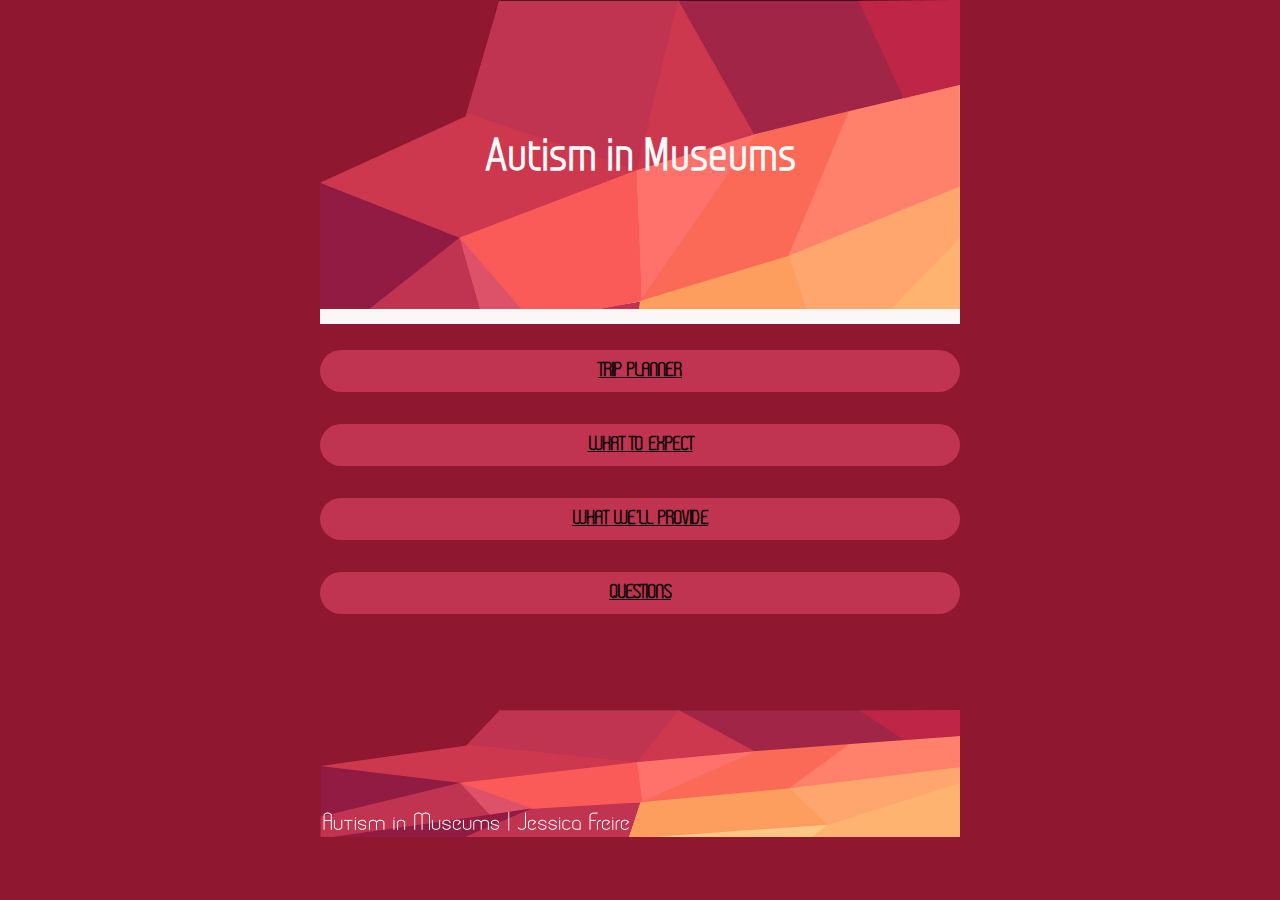
<file: index.html>
<!DOCTYPE html>
<html lang="en">
	<head>
		<meta charset="utf-8"/>
		<title> Autism in Museums</title>
		<meta name="viewport" content="width=device-width, minimum-scale=1.0, maximum-scale=1.0" />
		<link href="style.css" type="text/css" rel="stylesheet">
		<!--[if lt IE 9]>
		<script src="//html5shiv.googlecode.com/svn/trunk/html5.js"></script>
		<![endif]-->
		<script type='text/javascript' src='respond.min.js'></script>
        
<script src="https://ajax.googleapis.com/ajax/libs/jquery/3.1.1/jquery.min.js"></script>

       <section id="title">
                
				<h3><font face="myFirstFont" color="#FDFAFA">Autism in Museums</font></h3>
                </section>
        
	</head>
    
	<body>
	
		

		<div id="wrapper">
		
		 
		
			<header>
				
				
				
               
				
				<nav>
					<ul>
						<li><a href="Tripplanner.html" title="Intro">Trip Planner</a></li>
						<li><a href="Expect.html" title="Research">What to Expect</a></li>
						<li><a href="Provide.html" title="Idea">What we'll Provide</a></li>
						<li><a href="Questions.html" title="Difference">Questions</a></li>
						
					</ul>
				</nav>
				
				
				
			</header>	
		
		<footer style="margin-top:15%;">
        <img src="footer.png" alt="footer" height="5%" width="100%">
</footer>	
            
		</div>
	</body>
	
</html>
</file>
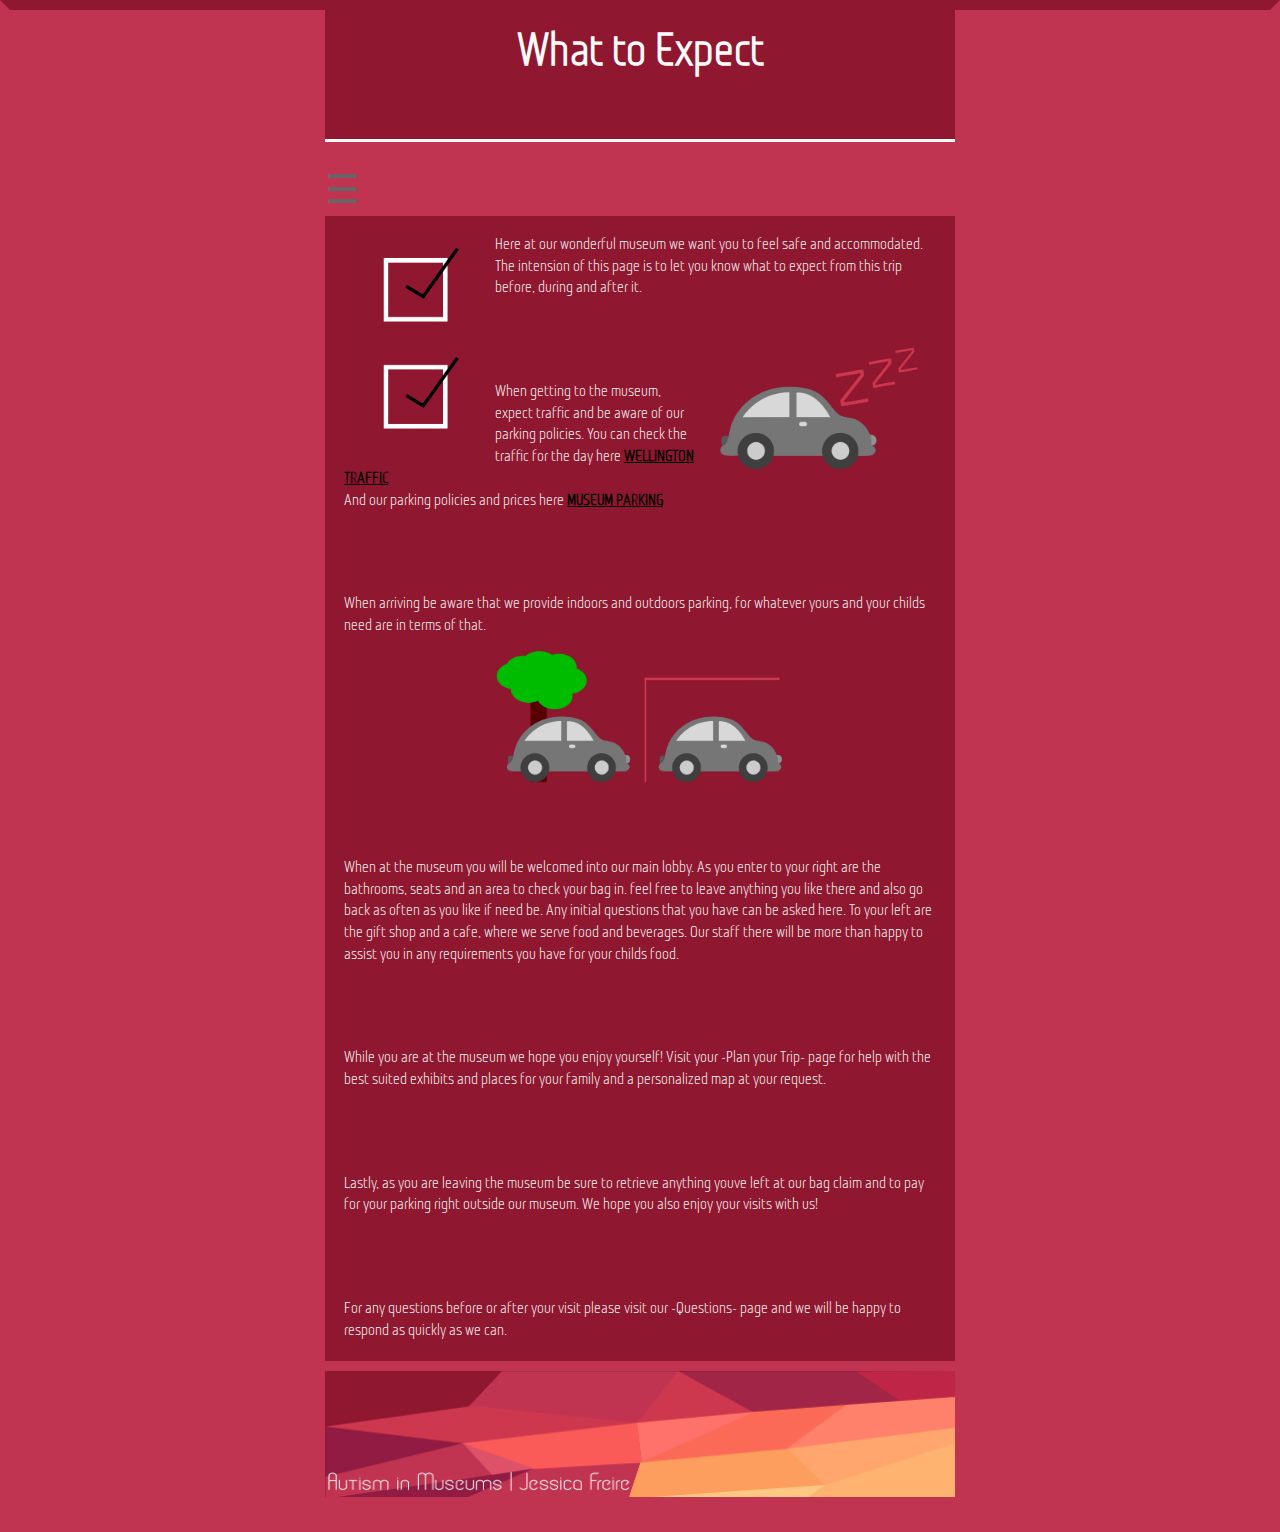
<file: Expect.html>
<!doctype html>
<html>
<head>
<title> Autism in Museums</title>
<meta name="viewport" content="width=device-width, minimum-scale=1.0, maximum-scale=1.0" />
<link href="Expect.css" type="text/css" rel="stylesheet">

       <section id="title">
                
				<h3><font face="myFirstFont" color="#FDFAFA">What to Expect</font></h3>
                </section>
</head>

<body>
<div id="wrapper">

<div id="mySidenav" class="sidenav">
  <a href="javascript:void(0)" class="closebtn" onclick="closeNav()">&times;</a>
  <a href="index.html">Home</a>
  <a href="Tripplanner.html">Trip Planner</a>
  <a href="Expect.html">What to Expect</a>
  <a href="Provide.html">What we'll Provide</a>
  <a href="Questions.html">Questions</a>
</div>

<span style="font-size:3em;cursor:pointer" onclick="openNav()">&#9776;</span>

<script>
function openNav() {
    document.getElementById("mySidenav").style.width = "250px";
}

function closeNav() {
    document.getElementById("mySidenav").style.width = "0";
}
</script>
<div>
<p style="padding:3%; background-color:#8f1730; margin:0px;" ><img class="img2" src="todo.png" alt="todo" width="25%" height="25%" style="float:left; padding-left:3px; padding-top:0px;"><font face="myFirstFont" color="#FDFCFC">Here at our wonderful museum we want you to feel safe and accommodated. The intension of this page is to let you know what to expect from this trip before, during and after it.<br><br><br>
<img class="img2" src="car.png" alt="car" width="40%" height="40%" style="float:right; padding-left:3px; padding-top:0px;"></font></p></div>

<div>
<p style="padding:3%; background-color:#8f1730; margin:0px;" ><font face="myFirstFont" color="#FDFCFC">
When getting to the museum, expect traffic and be aware of our parking policies.
You can check the traffic for the day here:<a href="http://www.metservice.com/national/traffic-cams/wellington">Wellington Traffic</a><br>
And our parking policies and prices here:<a href="https://www.tepapa.govt.nz/visit/plan-your-visit/parking">Museum Parking</a><br><br><br></font></p></div>

<div>
<p style="padding:3%; background-color:#8f1730; margin:0px;" ><font face="myFirstFont" color="#FDFCFC">
When arriving be aware that we provide indoors and outdoors parking, for whatever yours and your childs need are in terms of that.
<img class="img2" src="park.png" alt="car" width="50%" height="50%" style="float:inherit; margin:auto; padding-bottom:10px; padding-top:5px;">
</font></p></div>

<div>
<p style="padding:3%; background-color:#8f1730; margin:0px;" ><font face="myFirstFont" color="#FDFCFC">
When at the museum you will be welcomed into our main lobby. As you enter to your right are the bathrooms, seats and an area to check your bag in. feel free to leave anything you like there and also go back as often as you like if need be. Any initial questions that you have can be asked here.
To your left are the gift shop and a cafe, where we serve food and beverages. Our staff there will be more than happy to assist you in any requirements you have for your childs food.<br><br><br></font></p></div>


<div>
<p style="padding:3%; background-color:#8f1730; margin:0px;" ><font face="myFirstFont" color="#FDFCFC">
While you are at the museum we hope you enjoy yourself! Visit your -Plan your Trip- page for help with the best suited exhibits and places for your family and a personalized map at your request.<br><br><br></font></p></div>


<div>
<p style="padding:3%; background-color:#8f1730; margin:0px;" ><font face="myFirstFont" color="#FDFCFC">
Lastly, as you are leaving the museum be sure to retrieve anything youve left at our bag claim and to pay for your parking right outside our museum. We hope you also enjoy your visits with us!<br><br><br></font></p></div>


<div>
<p style="padding:3%; background-color:#8f1730; " ><font face="myFirstFont" color="#FDFCFC">
For any questions before or after your visit please visit our -Questions- page and we will be happy to respond as quickly as we can.</font></p></div>

<footer>
<img src="footer.png" alt="footer" height="5%" width="100%">
</footer>

	</div>
</body>
</html>
</file>
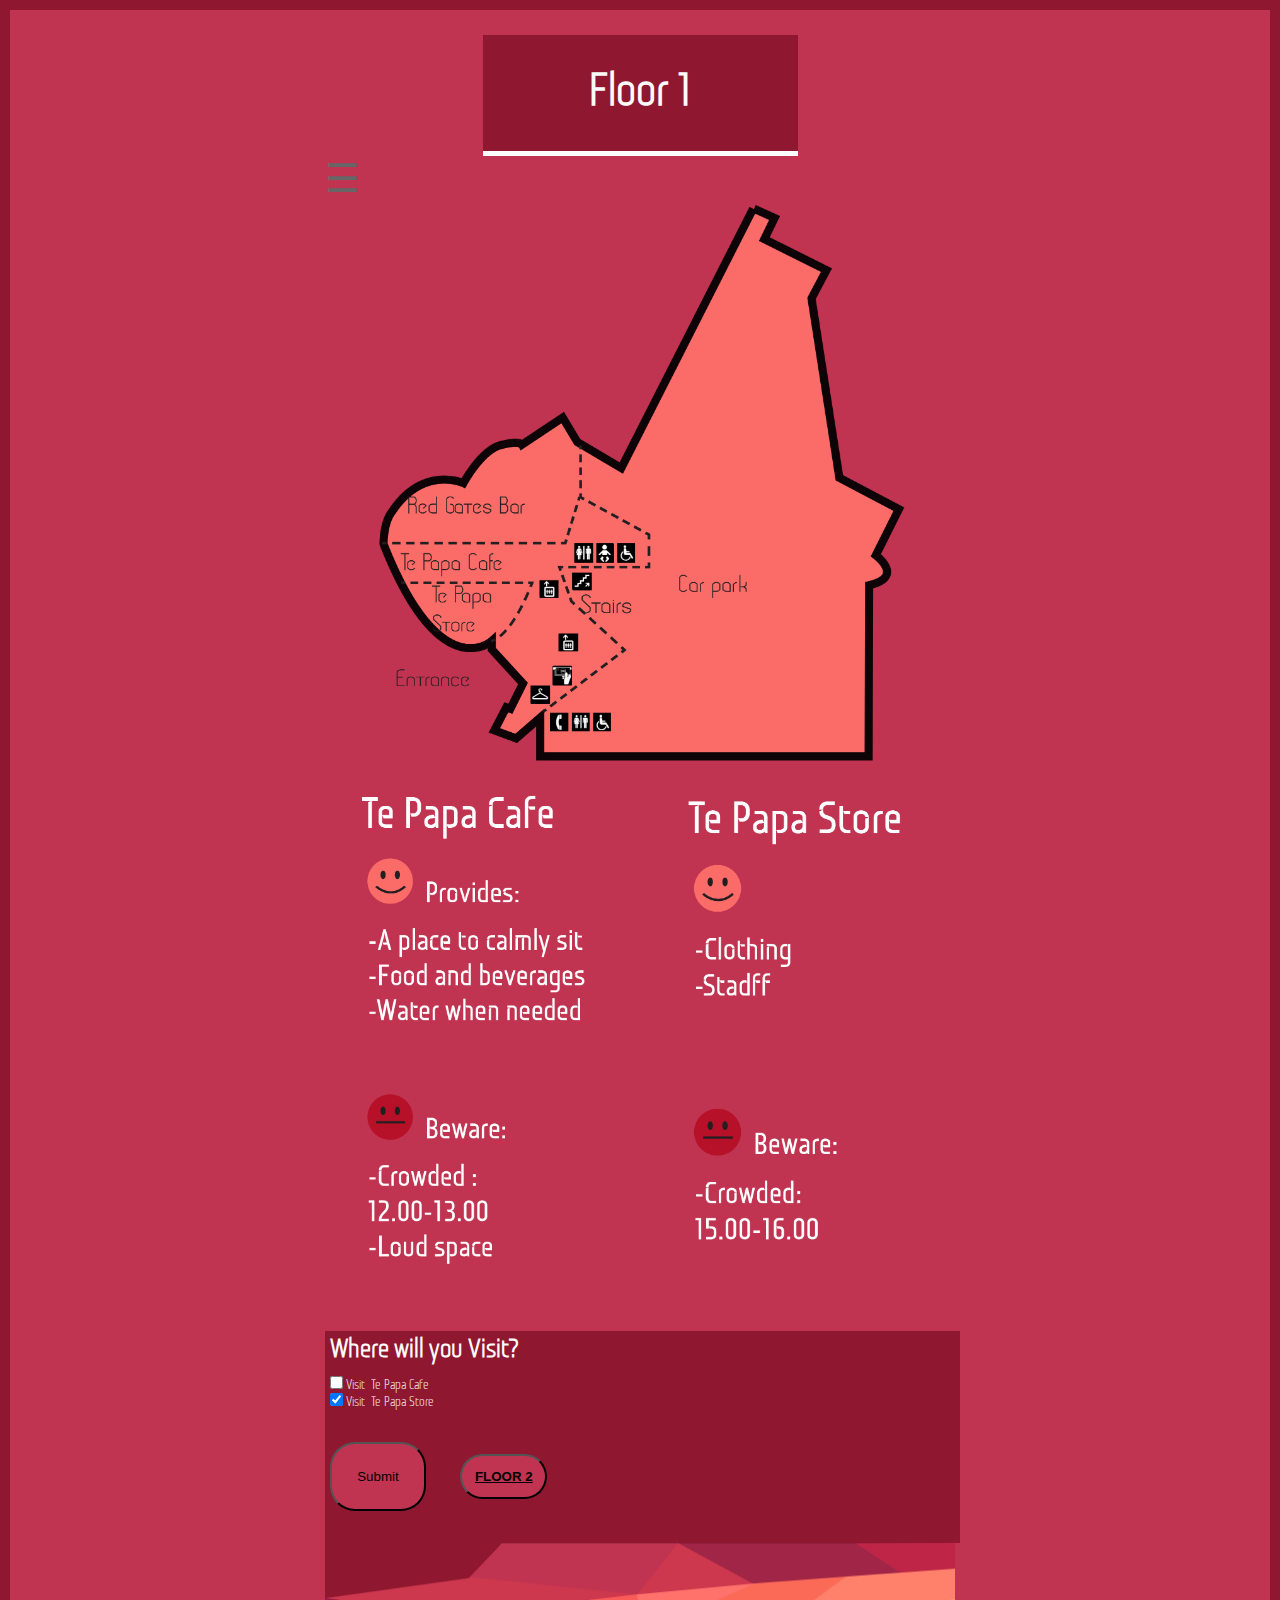
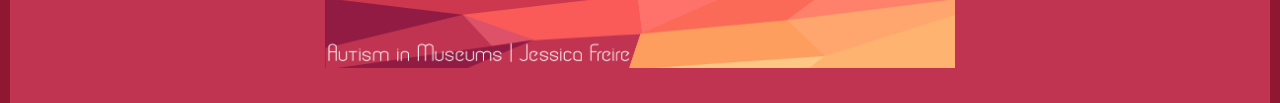
<file: map1.html>
<!doctype html>
<html>
<head>
<title> Autism in Museums</title>
<meta name="viewport" content="width=device-width, minimum-scale=1.0, maximum-scale=1.0" />
<link href="map1.css" type="text/css" rel="stylesheet">

       
</head>

<body>
<div id="wrapper">
<section id="title">
               
                
				<h3><font face="myFirstFont" color="#FDFAFA">Floor 1</font></h3>
	</section>


<div id="mySidenav" class="sidenav">
  <a href="javascript:void(0)" class="closebtn" onclick="closeNav()">&times;</a>
  <a href="index.html">Home</a>
  <a href="Tripplanner.html">Trip Planner</a>
  <a href="Expect.html">What to Expect</a>
  <a href="Provide.html">What we'll Provide</a>
  <a href="Questions.html">Questions</a>
</div>

<span style="font-size:3em;cursor:pointer" onclick="openNav()">&#9776;</span>

<script>
function openNav() {
    document.getElementById("mySidenav").style.width = "250px";
}

function closeNav() {
    document.getElementById("mySidenav").style.width = "0";
}
</script>


              <center>
				  <img class="img2" src="floor1.png" alt="map" width="100%" height="100%"  style="float:left;"></center>
    
     <section id="form"> 
		 <h1><font face="myFirstFont" color="#FDFAFA">Where will you Visit?</font></h1>       
<form action="/action_page.php" method="get">
	<input type="checkbox" name="options" value="Te Papa Cafe"><font face="myFirstFont" color="#FDFAFA"> Visit: Te Papa Cafe</font><br>
	<input type="checkbox" name="options" value="Te Papa Store" checked><font face="myFirstFont" color="#FDFAFA"> Visit: Te Papa Store</font><br>

  <button type="button" style="padding:5%; background-color:#c03451; text-align: center; border-radius: 25px; padding:4%; margin-top: 5%; margin-bottom: 5%;" >Submit</button>
  <button type="button" style="padding:5%; background-color:#c03451; text-align: center; border-radius: 25px; padding:2%; margin-top: 5%; margin-left: 5%; margin-bottom: 5%;" ><a href="map2.html">Floor 2</button>
</form>
	</section>

<footer>
<img src="footer.png" alt="footer" height="5%" width="100%">
</footer>

	</section>
	</section>
	</div>
</body>
</html>
</file>
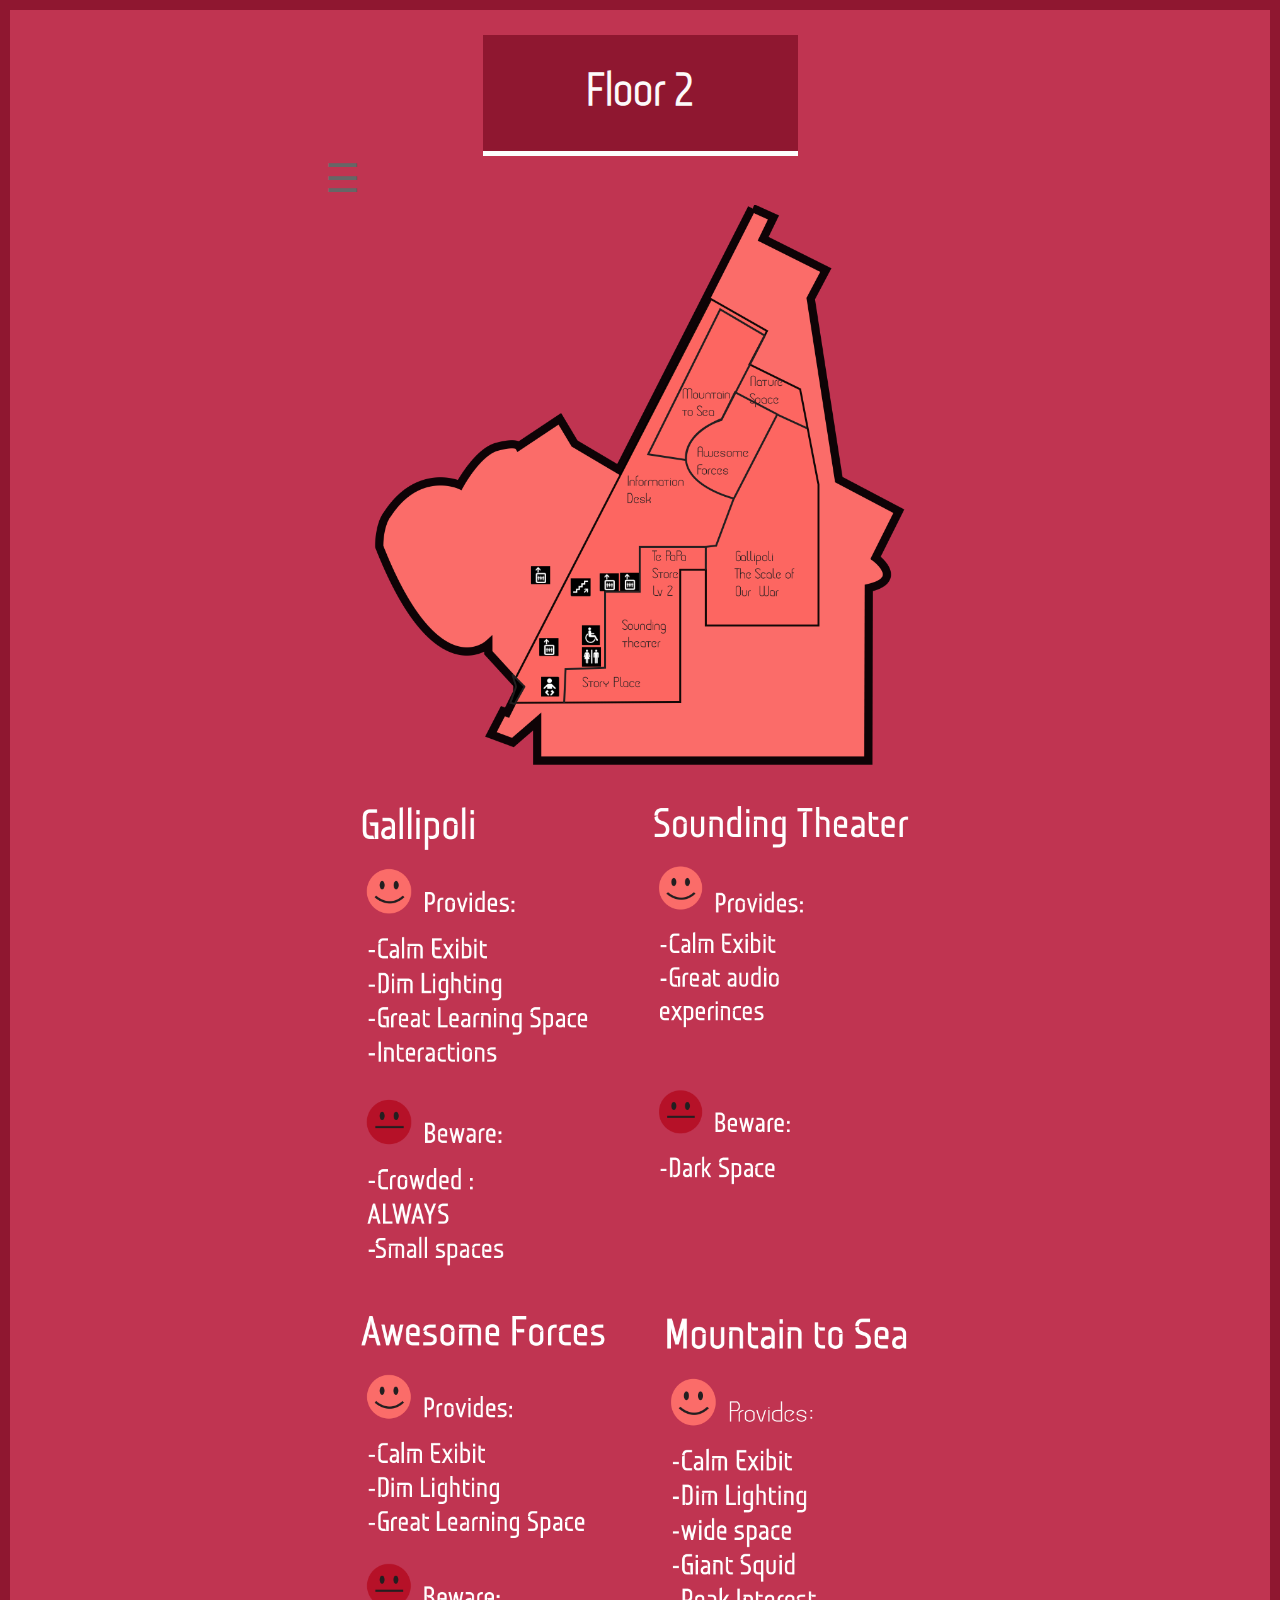
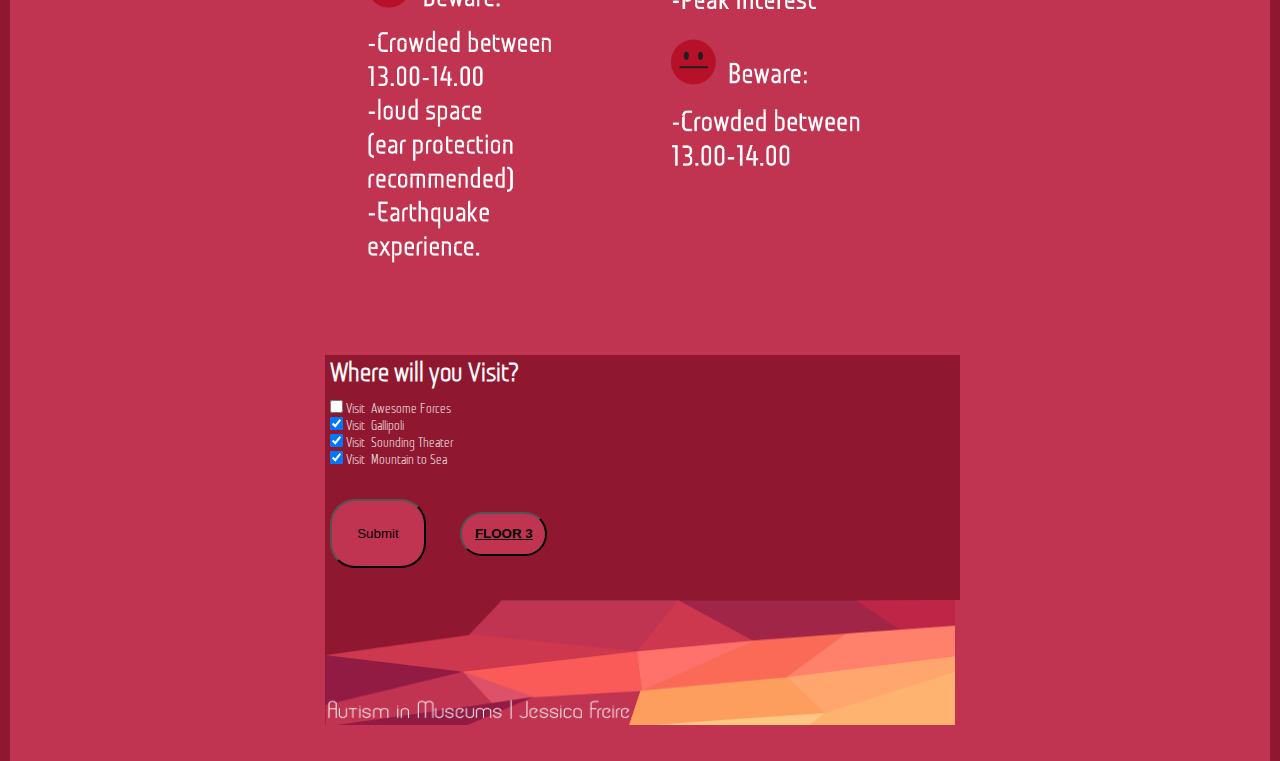
<file: map2.html>
<!doctype html>
<html>
<head>
<title> Autism in Museums</title>
<meta name="viewport" content="width=device-width, minimum-scale=1.0, maximum-scale=1.0" />
<link href="map1.css" type="text/css" rel="stylesheet">

       
</head>

<body>
<div id="wrapper">
<section id="title">
                
				<h3><font face="myFirstFont" color="#FDFAFA">Floor 2</font></h3>
	</section>


<div id="mySidenav" class="sidenav">
  <a href="javascript:void(0)" class="closebtn" onclick="closeNav()">&times;</a>
  <a href="index.html">Home</a>
  <a href="Tripplanner.html">Trip Planner</a>
  <a href="Expect.html">What to Expect</a>
  <a href="Provide.html">What we'll Provide</a>
  <a href="Questions.html">Questions</a>
</div>

<span style="font-size:3em;cursor:pointer" onclick="openNav()">&#9776;</span>

<script>
function openNav() {
    document.getElementById("mySidenav").style.width = "250px";
}

function closeNav() {
    document.getElementById("mySidenav").style.width = "0";
}
</script>


              <center>
				  <img class="img2" src="floor2.png" alt="map" width="100%" height="100%"  style="float:left;"></center>
    
     <section id="form"> 
		 <h1><font face="myFirstFont" color="#FDFAFA">Where will you Visit?</font></h1>       
<form action="/action_page.php" method="get">
	<input type="checkbox" name="options" value="Te Papa Cafe"><font face="myFirstFont" color="#FDFAFA"> Visit: Awesome Forces</font><br>
	<input type="checkbox" name="options" value="Te Papa Store" checked><font face="myFirstFont" color="#FDFAFA"> Visit: Gallipoli</font><br>
    <input type="checkbox" name="options" value="Te Papa Store" checked><font face="myFirstFont" color="#FDFAFA"> Visit: Sounding Theater</font><br>
    <input type="checkbox" name="options" value="Te Papa Store" checked><font face="myFirstFont" color="#FDFAFA"> Visit: Mountain to Sea</font><br>

  <button type="button" style="padding:5%; background-color:#c03451; text-align: center; border-radius: 25px; padding:4%; margin-top: 5%; margin-bottom: 5%;" >Submit</button>
  
  <button type="button" style="padding:5%; background-color:#c03451; text-align: center; border-radius: 25px; padding:2%; margin-top: 5%; margin-left: 5%; margin-bottom: 5%;" ><a href="map3.html">Floor 3</button>
</form>
	</section>

<footer>
<img src="footer.png" alt="footer" height="5%" width="100%">
</footer>

	</section>
	</div>
</body>
</html>
</file>
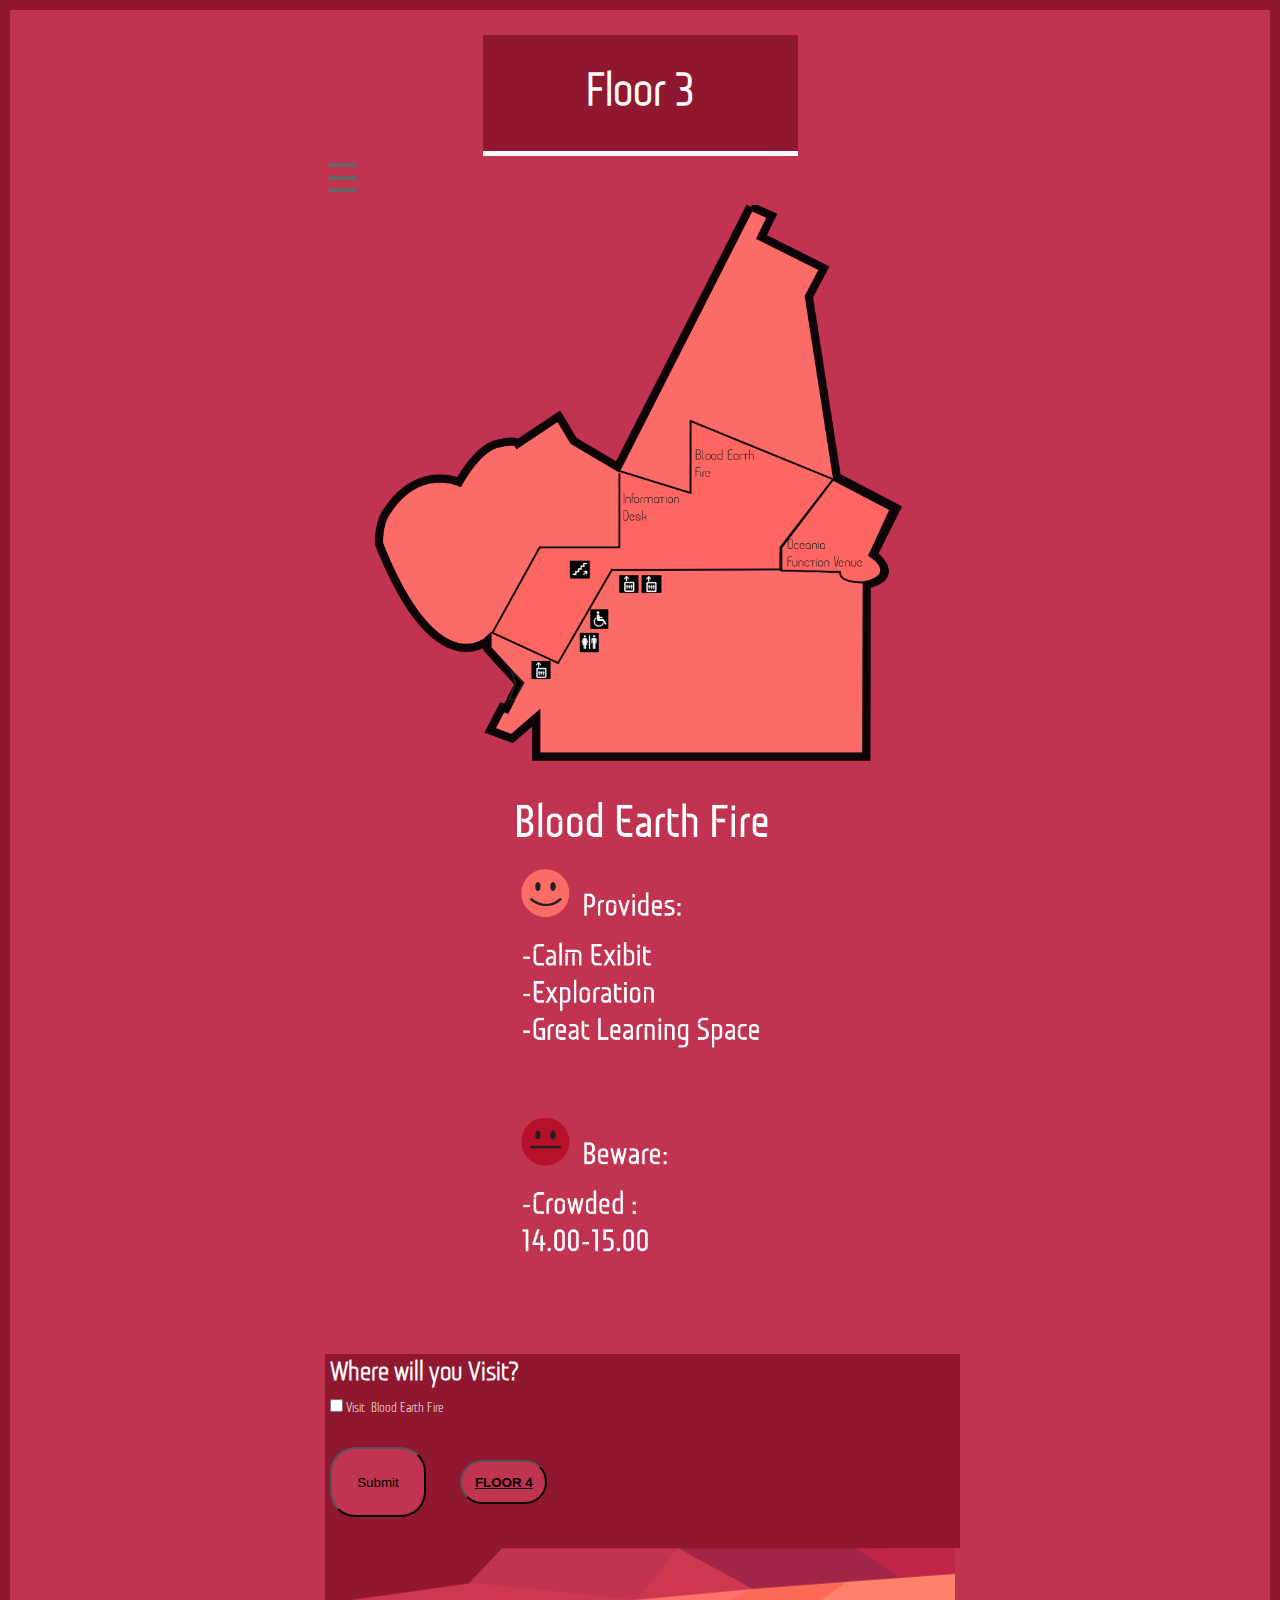
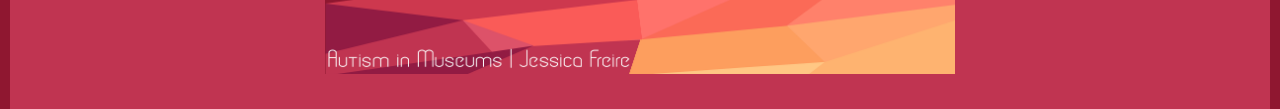
<file: map3.html>
<!doctype html>
<html>
<head>
<title> Autism in Museums</title>
<meta name="viewport" content="width=device-width, minimum-scale=1.0, maximum-scale=1.0" />
<link href="map1.css" type="text/css" rel="stylesheet">

       
</head>

<body>
<div id="wrapper">
<section id="title">
                
				<h3><font face="myFirstFont" color="#FDFAFA">Floor 3</font></h3>
	</section>


<div id="mySidenav" class="sidenav">
  <a href="javascript:void(0)" class="closebtn" onclick="closeNav()">&times;</a>
  <a href="index.html">Home</a>
  <a href="Tripplanner.html">Trip Planner</a>
  <a href="Expect.html">What to Expect</a>
  <a href="Provide.html">What we'll Provide</a>
  <a href="Questions.html">Questions</a>
</div>

<span style="font-size:3em;cursor:pointer" onclick="openNav()">&#9776;</span>

<script>
function openNav() {
    document.getElementById("mySidenav").style.width = "250px";
}

function closeNav() {
    document.getElementById("mySidenav").style.width = "0";
}
</script>


              <center>
				  <img class="img2" src="floor3.png" alt="map" width="100%" height="100%"  style="float:left;"></center>
    
     <section id="form"> 
		 <h1><font face="myFirstFont" color="#FDFAFA">Where will you Visit?</font></h1>       
<form action="/action_page.php" method="get">
	<input type="checkbox" name="options" value="Te Papa Cafe"><font face="myFirstFont" color="#FDFAFA"> Visit: Blood Earth Fire</font><br>
	

  <button type="button" style="padding:5%; background-color:#c03451; text-align: center; border-radius: 25px; padding:4%; margin-top: 5%; margin-bottom: 5%;" >Submit</button>
  
  <button type="button" style="padding:5%; background-color:#c03451; text-align: center; border-radius: 25px; padding:2%; margin-top: 5%; margin-left: 5%; margin-bottom: 5%;" ><a href="map4.html">Floor 4</button>
</form>
	</section>

<footer>
<img src="footer.png" alt="footer" height="5%" width="100%">
</footer>

	</section>
	</div>
</body>
</html>
</file>
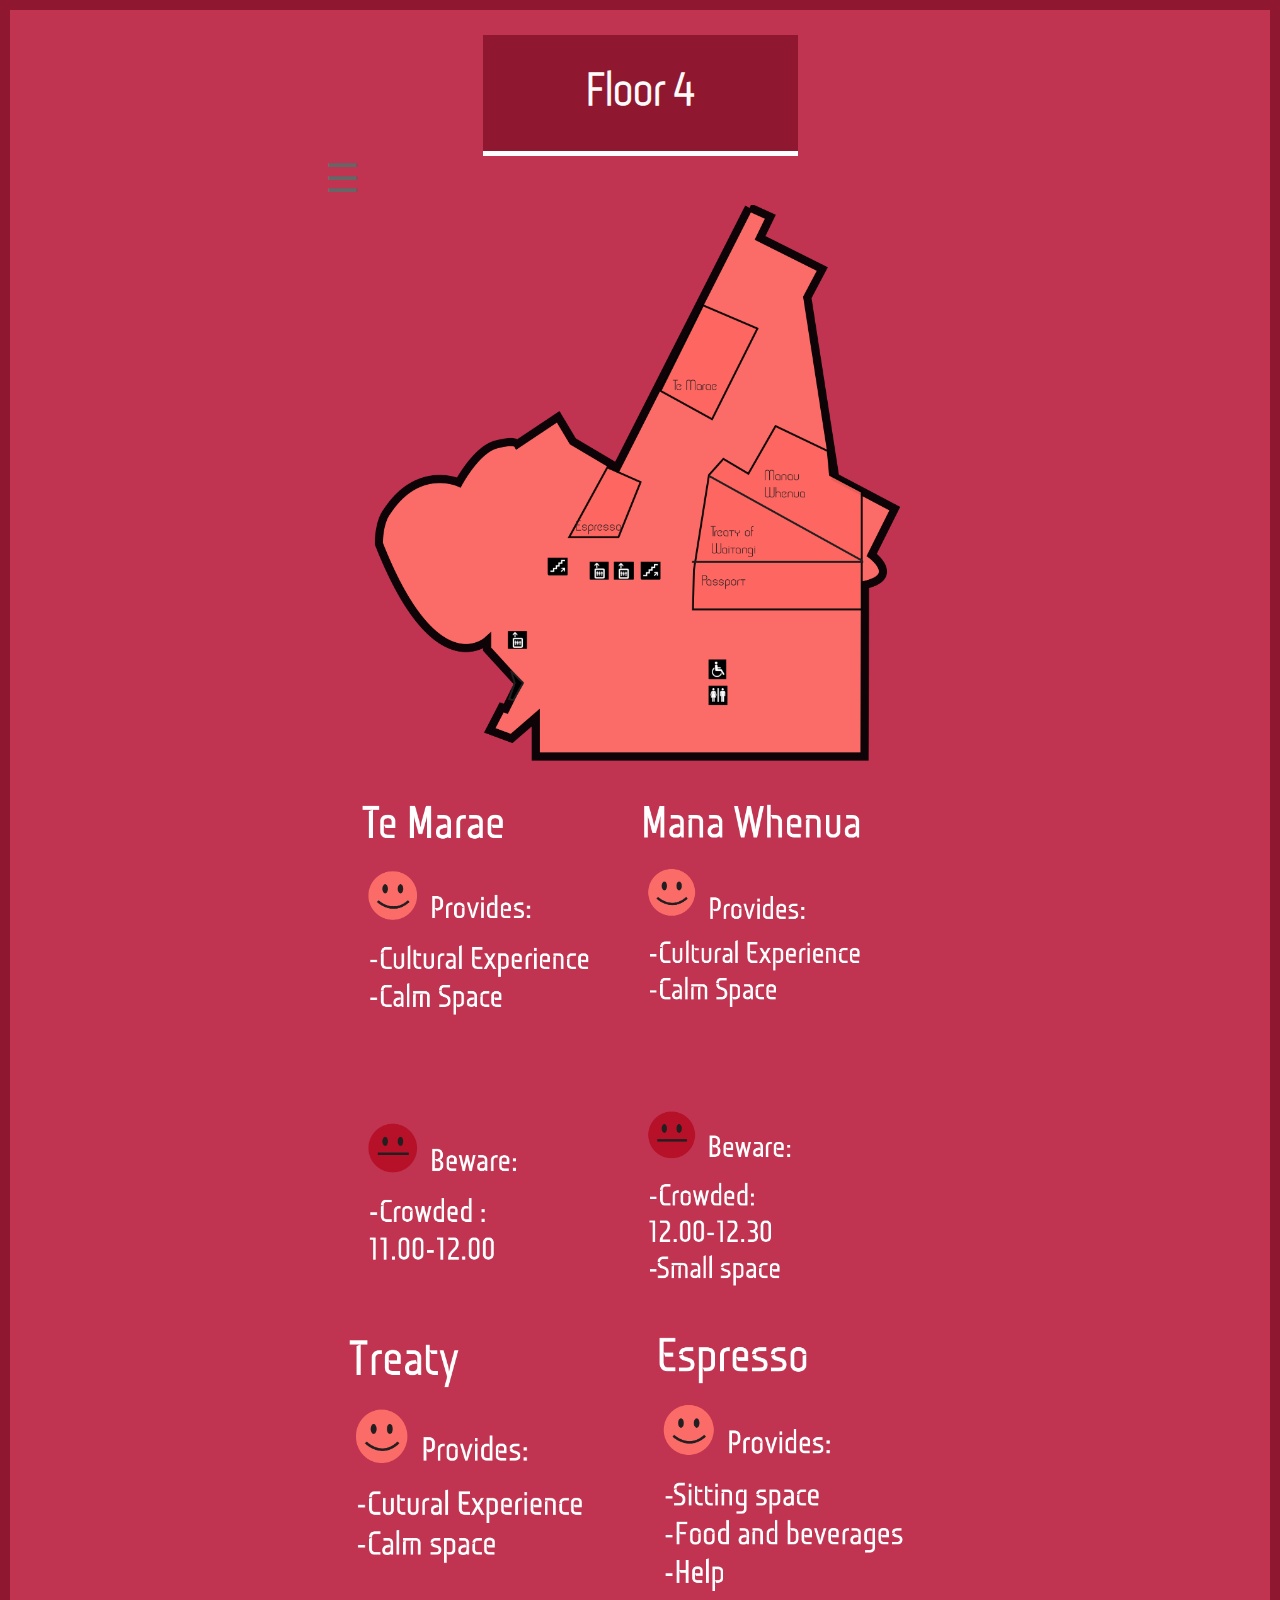
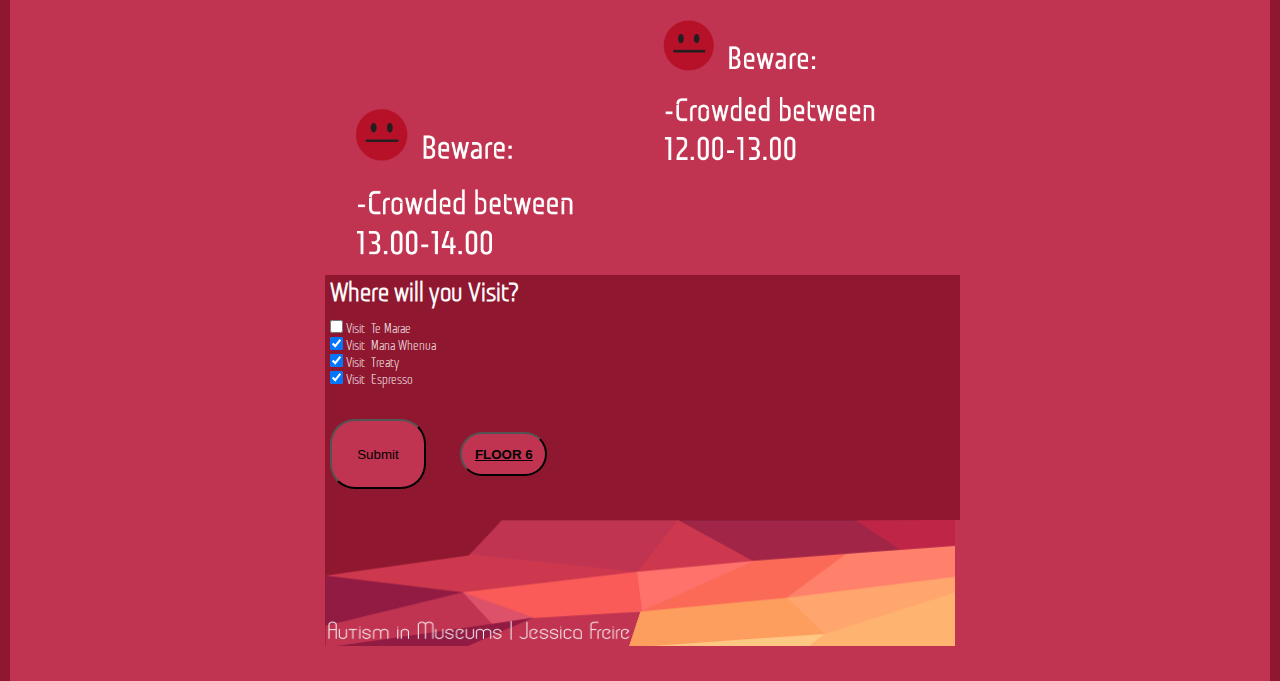
<file: map4.html>
<!doctype html>
<html>
<head>
<title> Autism in Museums</title>
<meta name="viewport" content="width=device-width, minimum-scale=1.0, maximum-scale=1.0" />
<link href="map1.css" type="text/css" rel="stylesheet">

       
</head>

<body>
<div id="wrapper">

<section id="title">
                
				<h3><font face="myFirstFont" color="#FDFAFA">Floor 4</font></h3>
	</section>


<div id="mySidenav" class="sidenav">
  <a href="javascript:void(0)" class="closebtn" onclick="closeNav()">&times;</a>
  <a href="index.html">Home</a>
  <a href="Tripplanner.html">Trip Planner</a>
  <a href="Expect.html">What to Expect</a>
  <a href="Provide.html">What we'll Provide</a>
  <a href="Questions.html">Questions</a>
</div>

<span style="font-size:3em;cursor:pointer" onclick="openNav()">&#9776;</span>

<script>
function openNav() {
    document.getElementById("mySidenav").style.width = "250px";
}

function closeNav() {
    document.getElementById("mySidenav").style.width = "0";
}
</script>


              <center>
				  <img class="img2" src="floor4.png" alt="map" width="100%" height="100%"  style="float:left;"></center>
    
     <section id="form"> 
		 <h1><font face="myFirstFont" color="#FDFAFA">Where will you Visit?</font></h1>       
<form action="/action_page.php" method="get">
	<input type="checkbox" name="options" value="Te Papa Cafe"><font face="myFirstFont" color="#FDFAFA"> Visit: Te Marae</font><br>
	<input type="checkbox" name="options" value="Te Papa Store" checked><font face="myFirstFont" color="#FDFAFA"> Visit: Mana Whenua</font><br>
  	<input type="checkbox" name="options" value="Te Papa Store" checked><font face="myFirstFont" color="#FDFAFA"> Visit: Treaty</font><br>
  	<input type="checkbox" name="options" value="Te Papa Store" checked><font face="myFirstFont" color="#FDFAFA"> Visit: Espresso</font><br>

  <button type="button" style="padding:5%; background-color:#c03451; text-align: center; border-radius: 25px; padding:4%; margin-top: 5%; margin-bottom: 5%;" >Submit</button>
  
  <button type="button" style="padding:5%; background-color:#c03451; text-align: center; border-radius: 25px; padding:2%; margin-top: 5%; margin-left: 5%; margin-bottom: 5%;" ><a href="map5.html">Floor 6</button>
</form>
	</section>

<footer>
<img src="footer.png" alt="footer" height="5%" width="100%">
</footer>

	</section>
	</div>
</body>
</html>
</file>
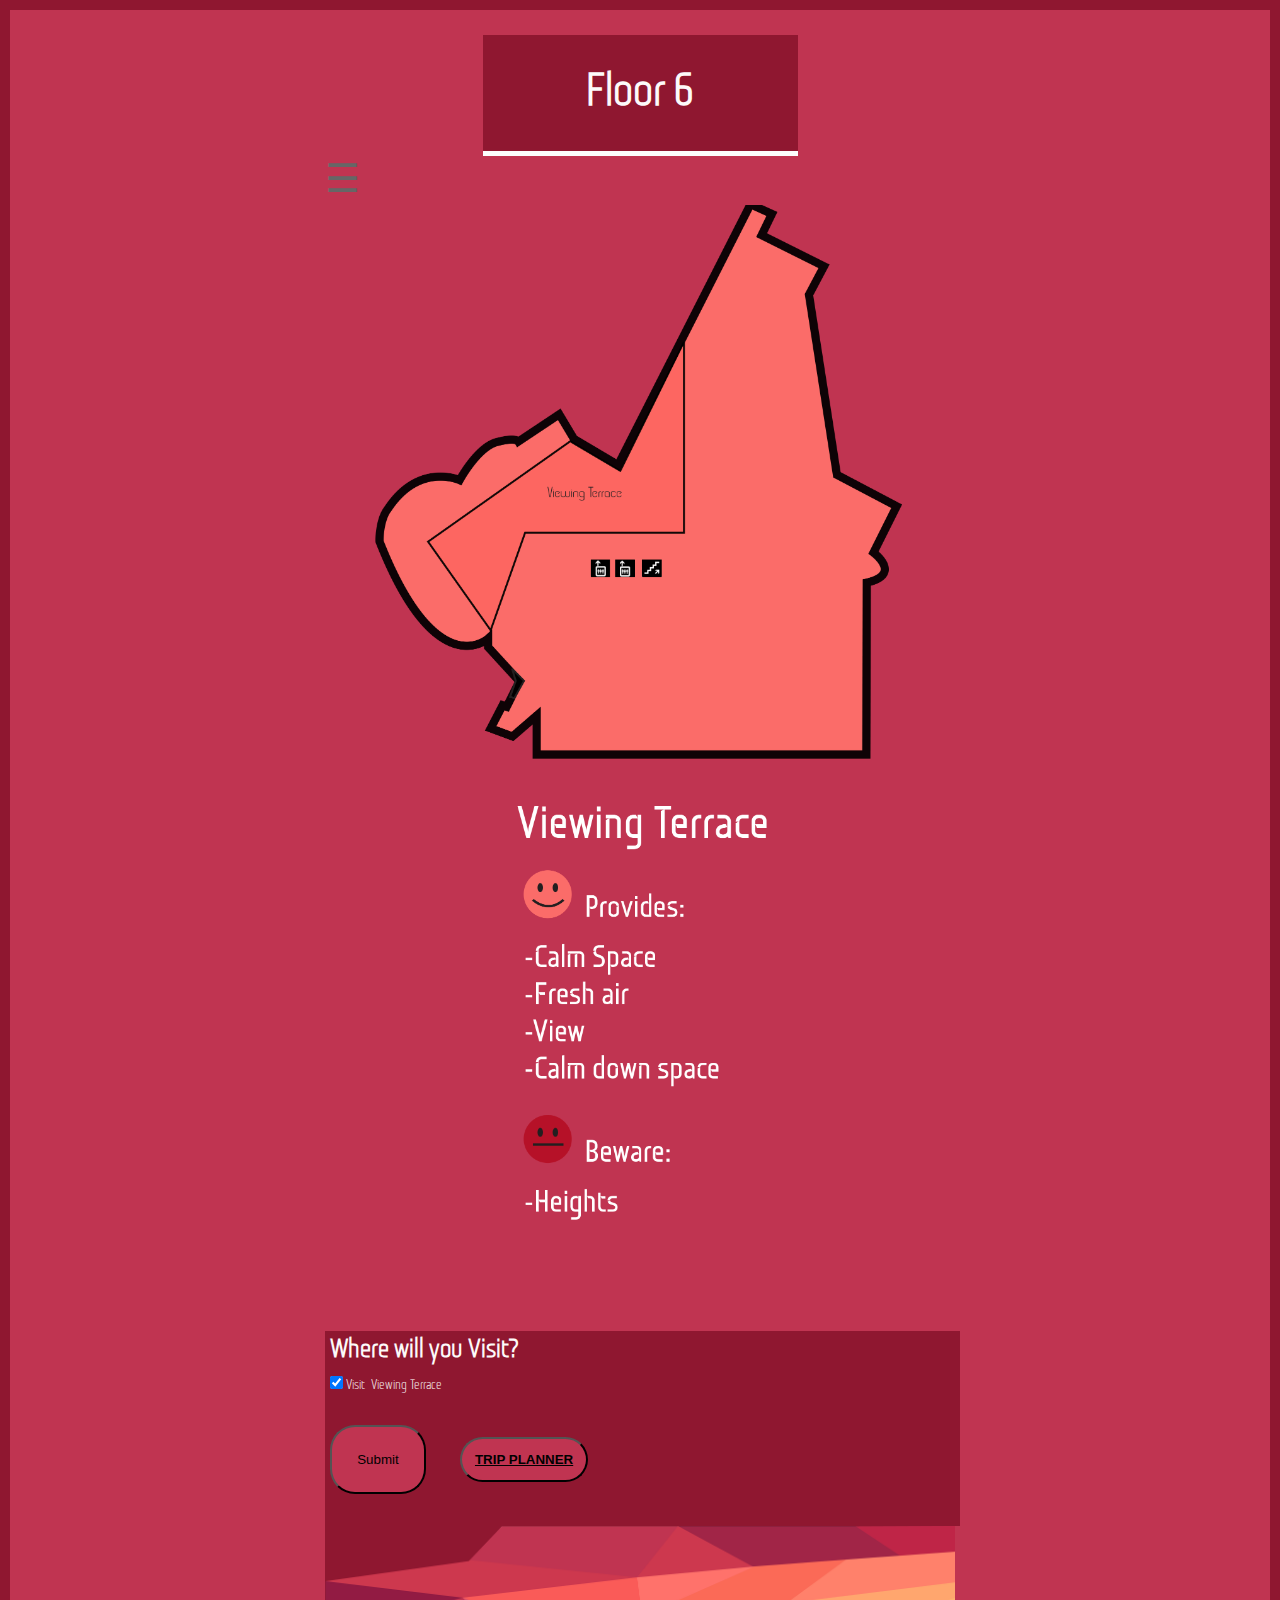
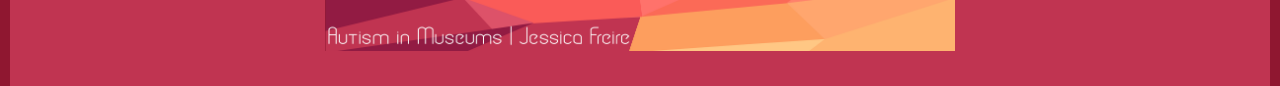
<file: map5.html>
<!doctype html>
<html>
<head>
<title> Autism in Museums</title>
<meta name="viewport" content="width=device-width, minimum-scale=1.0, maximum-scale=1.0" />
<link href="map1.css" type="text/css" rel="stylesheet">

       
</head>

<body>
<div id="wrapper">
<section id="title">
                
				<h3><font face="myFirstFont" color="#FDFAFA">Floor 6</font></h3>
	</section>


<div id="mySidenav" class="sidenav">
  <a href="javascript:void(0)" class="closebtn" onclick="closeNav()">&times;</a>
  <a href="index.html">Home</a>
  <a href="Tripplanner.html">Trip Planner</a>
  <a href="Expect.html">What to Expect</a>
  <a href="Provide.html">What we'll Provide</a>
  <a href="Questions.html">Questions</a>
</div>

<span style="font-size:3em;cursor:pointer" onclick="openNav()">&#9776;</span>

<script>
function openNav() {
    document.getElementById("mySidenav").style.width = "250px";
}

function closeNav() {
    document.getElementById("mySidenav").style.width = "0";
}
</script>


              <center>
				  <img class="img2" src="floor5.png" alt="map" width="100%" height="100%"  style="float:left;"></center>
    
     <section id="form"> 
		 <h1><font face="myFirstFont" color="#FDFAFA">Where will you Visit?</font></h1>       
<form action="/action_page.php" method="get">
	
	<input type="checkbox" name="options" value="Te Papa Store" checked><font face="myFirstFont" color="#FDFAFA"> Visit: Viewing Terrace</font><br>

  <button type="button" style="padding:5%; background-color:#c03451; text-align: center; border-radius: 25px; padding:4%; margin-top: 5%; margin-bottom: 5%;" >Submit</button>
  
  <button type="button" style="padding:5%; background-color:#c03451; text-align: center; border-radius: 25px; padding:2%; margin-top: 5%; margin-left: 5%; margin-bottom: 5%;" ><a href="Tripplanner.html">Trip Planner</button>
</form>
	</section>

<footer>
<img src="footer.png" alt="footer" height="5%" width="100%">
</footer>
	
	</section>
	</div>
</body>
</html>
</file>
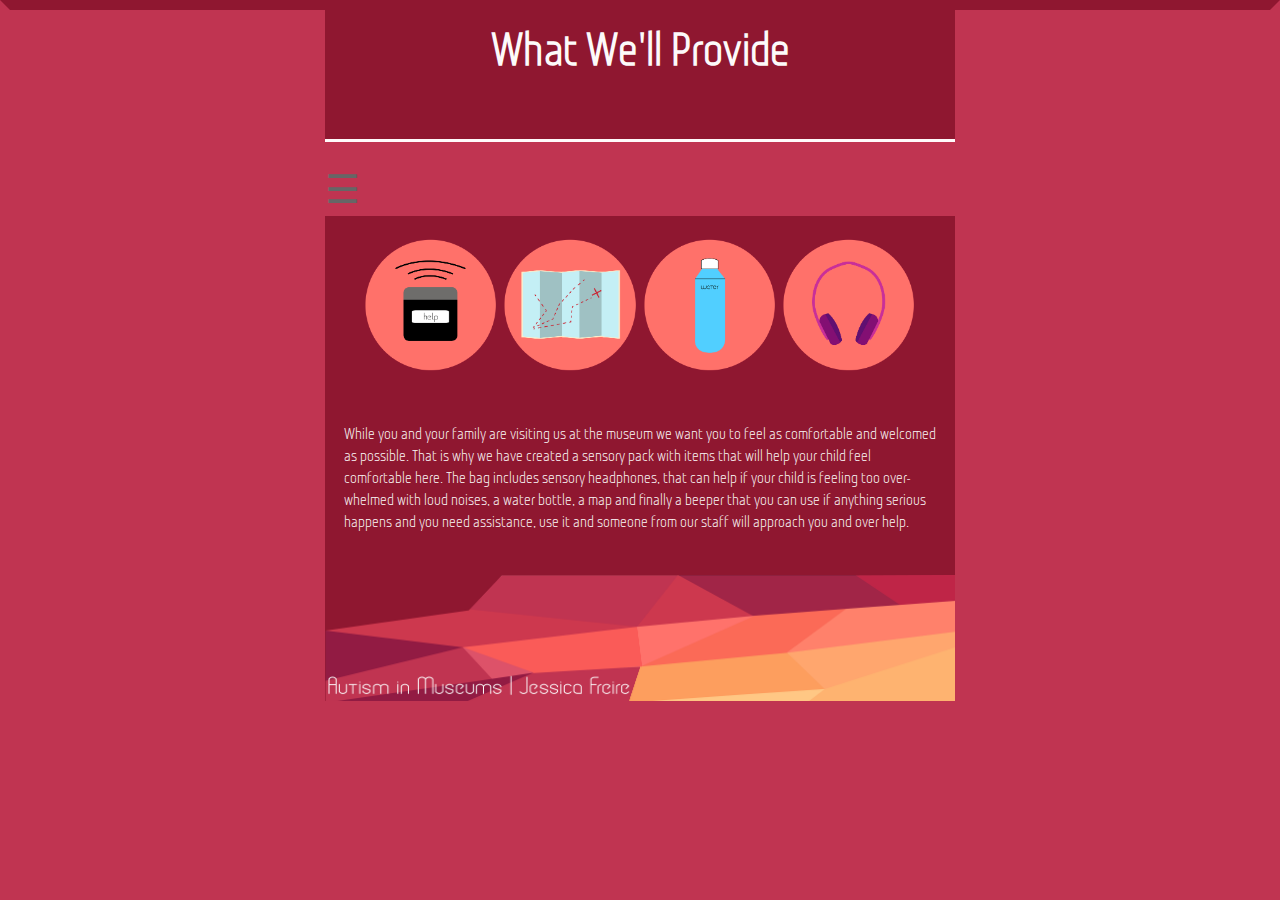
<file: Provide.html>
<!doctype html>
<html>
<head>
<title> Autism in Museums</title>
<meta name="viewport" content="width=device-width, minimum-scale=1.0, maximum-scale=1.0" />
<link href="Provide.css" type="text/css" rel="stylesheet">

       <section id="title">
                
				<h3><font face="myFirstFont" color="#FDFAFA">What We'll Provide</font></h3>
                </section>
</head>

<body>
<div id="wrapper">


<div id="mySidenav" class="sidenav">
  <a href="javascript:void(0)" class="closebtn" onclick="closeNav()">&times;</a>
  <a href="index.html">Home</a>
  <a href="Tripplanner.html">Trip Planner</a>
  <a href="Expect.html">What to Expect</a>
  <a href="Provide.html">What we'll Provide</a>
  <a href="Questions.html">Questions</a>
 
</div>

<span style="font-size:3em;cursor:pointer" onclick="openNav()">&#9776;</span>

<div style="padding:3%; background-color:#8f1730; margin:auto; ">
<center>
<img src="beep.png" alt="beep" height="23%" width="23%" style="display:inline; float:inherit; ">
<img src="mapp.png" alt="mapp" height="23%" width="23%" style="display:inline; float:inherit; ">
<img src="water.png" alt="water" height="23%" width="23%" style="display:inline; float:inherit; ">
<img src="headphone.png" alt="headphone" height="23%" width="23%" style="display:inline; float:inherit; ">
</center>
</div>

<div>
<p style="padding:3%; background-color:#8f1730; margin:0px;" ><font face="myFirstFont" color="#FDFCFC">
While you and your family are visiting us at the museum we want you to feel as comfortable and welcomed as possible. That is why we have created a sensory pack with items that will help your child feel comfortable here. The bag includes sensory headphones, that can help if your child is feeling too over-whelmed with loud noises, a water bottle, a map and finally a beeper that you can use if anything serious happens and you need assistance, use it and someone from our staff will approach you and over help. <br><br></font></p></div>


<footer>
<img src="footer.png" alt="footer" height="5%" width="100%">
</footer>




<script>
function openNav() {
    document.getElementById("mySidenav").style.width = "250px";
}

function closeNav() {
    document.getElementById("mySidenav").style.width = "0";
}
</script>

<script>
var myIndex = 0;
carousel();

function carousel() {
    var i;
    var x = document.getElementsByClassName("mySlides");
    for (i = 0; i < x.length; i++) {
       x[i].style.display = "none";  
    }
    myIndex++;
    if (myIndex > x.length) {myIndex = 1}    
    x[myIndex-1].style.display = "block";  
    setTimeout(carousel, 2000); // Change image every 2 seconds
}
</script>

	</div>
</body>
</html>
</file>
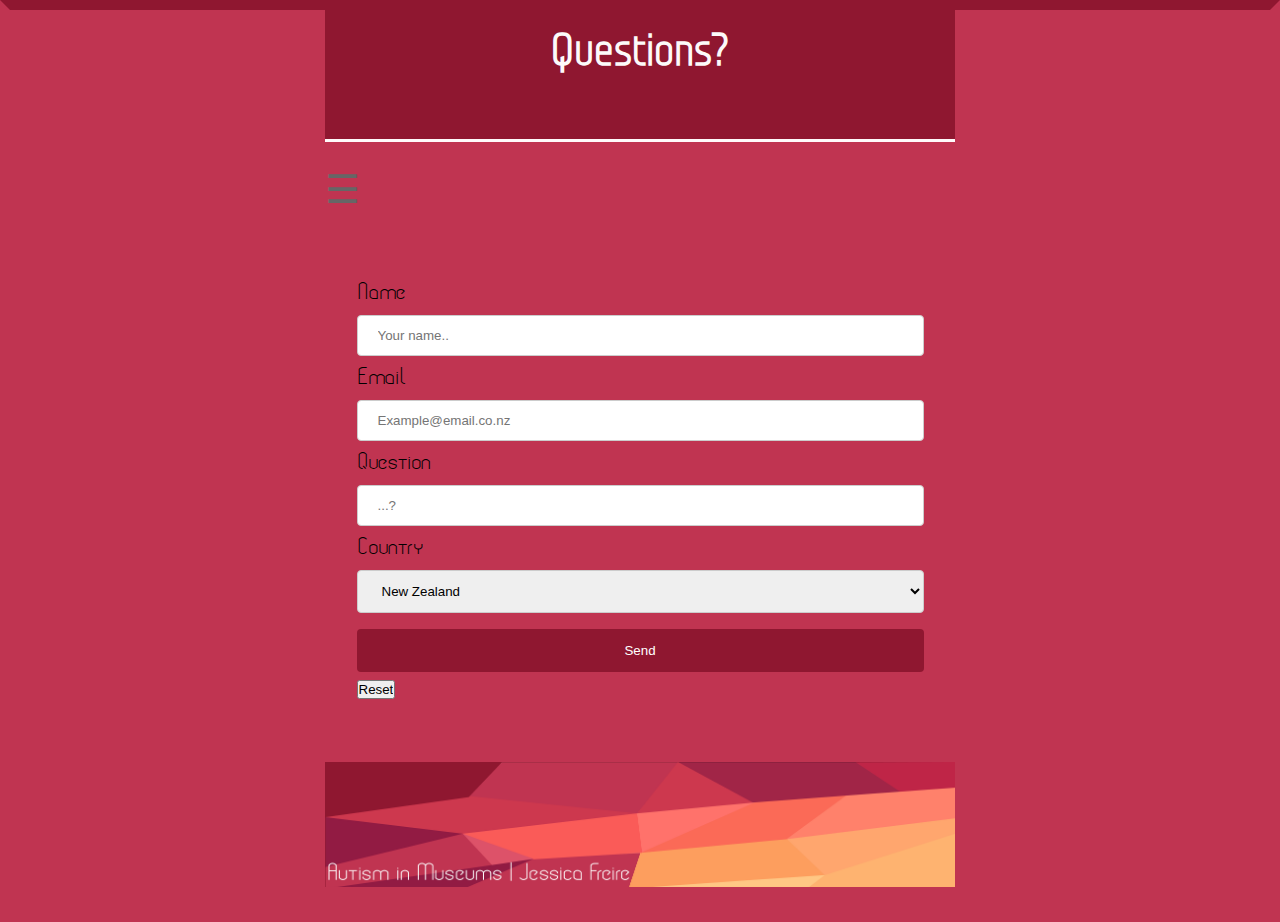
<file: Questions.html>
<!doctype html>
<html>
<head>
<title> Autism in Museums</title>
<meta name="viewport" content="width=device-width, minimum-scale=1.0, maximum-scale=1.0" />
<link href="Questions.css" type="text/css" rel="stylesheet">

       <section id="title">
                
				<h3><font face="myFirstFont" color="#FDFAFA">Questions?</font></h3>
                </section>
</head>

<body>
<div id="wrapper">

<div id="mySidenav" class="sidenav">
  <a href="javascript:void(0)" class="closebtn" onclick="closeNav()">&times;</a>
  <a href="index.html">Home</a>
  <a href="Tripplanner.html">Trip Planner</a>
  <a href="Expect.html">What to Expect</a>
  <a href="Provide.html">What we'll Provide</a>
  <a href="Questions.html">Questions</a>
</div>

<span style="font-size:3em;cursor:pointer" onclick="openNav()">&#9776;</span>

<script>
function openNav() {
    document.getElementById("mySidenav").style.width = "250px";
}

function closeNav() {
    document.getElementById("mySidenav").style.width = "0";
}
</script>


<div style="padding:5%; padding-top:10%; padding-bottom:10%; " id="last">
 <form action="mailto:jessicanewz@yahoo.co.nz" method="post" enctype="text/plain">
  
    
	  <label for="fname"><font size="5em;" color="#000000;">Name</font></label>
    <input type="text" id="fname" name="firstname" placeholder="Your name..">

	  <label for="lname"><font size="5em;"color="#000000;">Email</font></label>
    <input type="text" id="email" name="lastname" placeholder="Example@email.co.nz">
    
	  <label for="question"><font size="5em;"color="#000000;">Question</font></label>
    <input type="text" id="email" name="lastname" placeholder="...?">

	  <label for="country"><font size="5em;"color="#000000;">Country</font></label>
    <select id="country" name="country">
      <option value="australia">New Zealand</option>
      <option value="canada">Australia</option>
      <option value="usa">USA</option>
      <option value="usa">England</option>
      <option value="usa">Samoa</option>
      <option value="usa">Japan</option>
      <option value="usa">China</option>
    </select>
  
    <input type="submit" value="Send">
<input type="reset" value="Reset">
 
  </form>
</div>


<footer>
<img src="footer.png" alt="footer" height="5%" width="100%">
</footer>

	</div>
</body>
</html>
</file>
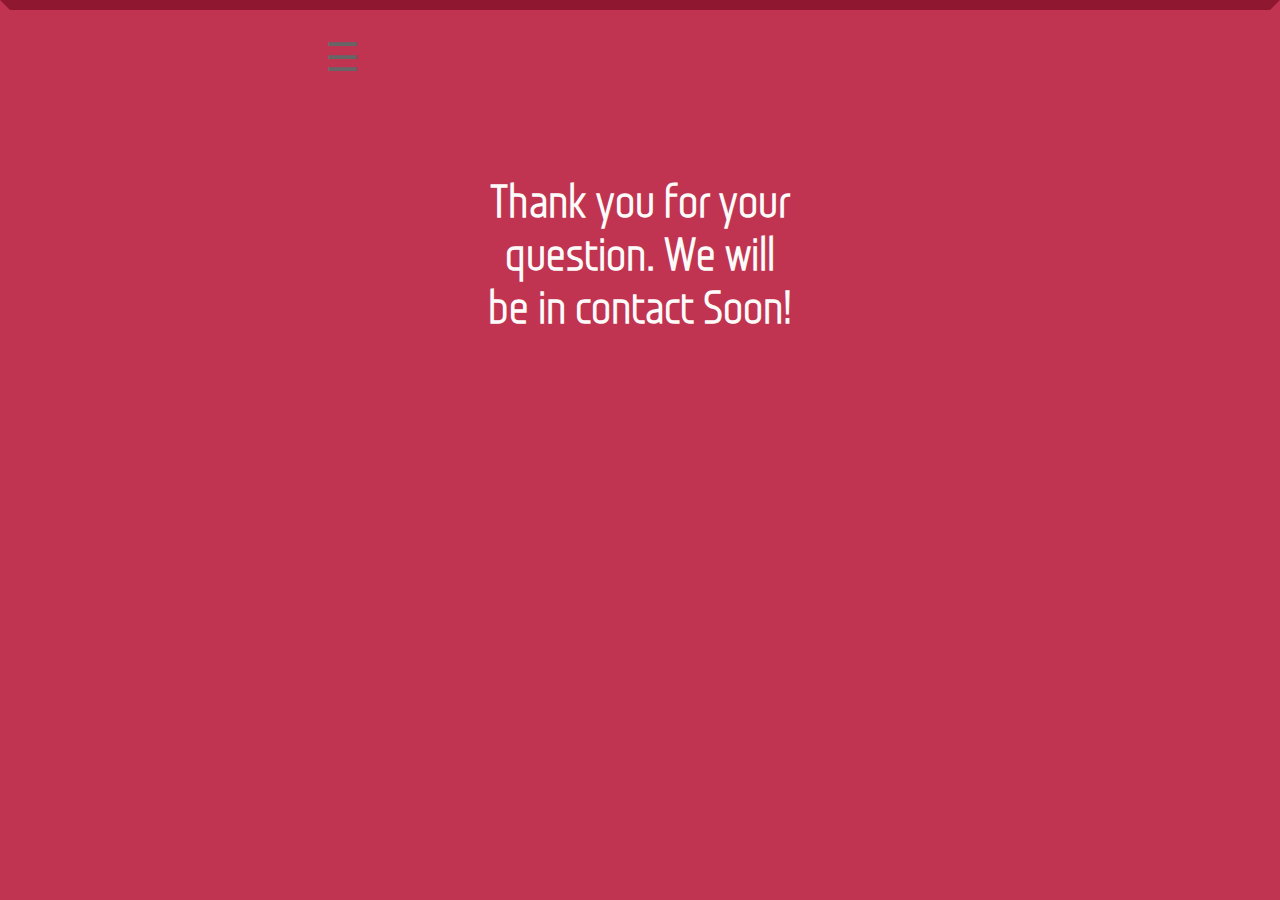
<file: response.html>
<!doctype html>
<html>
<head>
<title> Autism in Museums</title>
<meta name="viewport" content="width=device-width, minimum-scale=1.0, maximum-scale=1.0" />
<link href="response.css" type="text/css" rel="stylesheet">

       
</head>

<body>
<div id="wrapper">

<div id="mySidenav" class="sidenav">
  <a href="javascript:void(0)" class="closebtn" onclick="closeNav()">&times;</a>
  <a href="index.html">Home</a>
  <a href="Tripplanner.html">Trip Planner</a>
  <a href="Expect.html">What to Expect</a>
  <a href="Provide.html">What we'll Provide</a>
  <a href="Questions.html">Questions</a>
  
</div>

<span style="font-size:3em;cursor:pointer" onclick="openNav()">&#9776;</span>

<script>
function openNav() {
    document.getElementById("mySidenav").style.width = "250px";
}

function closeNav() {
    document.getElementById("mySidenav").style.width = "0";
}
</script>

<section id="title">
                
				<h3><font face="myFirstFont" color="#FDFAFA">Thank you for your question. We will be in contact Soon!</font></h3>
                </section>

	</div>
</body>
</html>
</file>
<file: style.css>
* { margin: 0; padding: 0; }
html { overflow-y: scroll;}
body { background:#8f1730; font-size: 13px; color:rgba(255,254,254,1.00); background-image:; background-position: center top;
  background-size: cover;}
ol, ul { list-style: none; margin: 0;}
ul li { margin: 0; padding: 0;}
h1 { margin-bottom: 10px; color: #111111;}	
a, img { outline: none; border:none; color: #000; font-weight: bold; text-transform: uppercase;}
p { margin: 0 0 10px; line-height: 1.4em; font-size: 1.2em;}
img { display: block; margin-bottom: 10px;}
aside {  font-size: 0.9em;}
article, aside, details, figcaption, figure,
footer, header, hgroup, menu, nav, section { 
    display: block;
	}
	
/* Structure */
#wrapper {
	width: 96%;	
	height:96%;
	max-width: 1000px;
	margin: auto;
	padding: 2%;
	
	} 



	#main {
		width: 100%;
		float: left;
		padding-top:2%;
		padding-bottom:2%;
		padding-left:0.5%;
		margin-top:2%;
		margin-bottom:2%;
		background:#dcdce6;
		
		}		
	
	
		
	#title {
		width: 100%;
		text-align: center;
		
		font-size:3em;
		margin:0%;
		padding-top: 10%;
		padding-bottom: 10%;
		background-image:url(background.jpg);
		background-size:cover;
		border-bottom:rgba(251,247,247,1.00) 15px solid;
		/*text-decoration: underline;
		text-decoration-color: black;*/
		}
	
		
/* Nav */
	header nav li {
			margin-top: 2.5%;
			margin-left:2.5%;
			margin-right:2.5%;
				
			border-radius: 25px;
			background-color: #c03451;
			display: block;
			
			}
			header nav a {
				border-radius: 25px;
				display: block;
				padding: 2%;
				text-align: center;
				font-size:1.5em;
				font-color:rgba(251,247,247,1.00);
				}	


/* Banner */			
#banner {
	float: left;
	margin-bottom: 15px;
	width: 100%;
	}

	#banner img {
		width: 100%;
		}
		
.footer{
background-color:#003366;
background-image:url(background.jpg);
margin:0;
padding:0;
width:90vw;
height:22.5vh;
float:right;
overflow:auto;
}


/* Media Queries */

@media screen and (max-height: 450px) {
  .sidenav {padding-top: 15px;}
  .sidenav a {font-size: 18px;}
}
/*NAV DONE*/

@media screen and (min-width: 1200px) {

	
	#title, #main, #wrapper {
		
		margin: auto; 
		width: 50%;
		}	
		header nav li {
			margin: 0;
			
			display: block;
			margin-bottom: 5%;
			}
			header nav a {
				display: block;
				padding: 10px;
				text-align: center;
				}	
			
}

@font-face {
   font-family: myFirstFont;
   src: url(Monitorica-Rg.otf);
}

div {
   font-family: myFirstFont;
}

@font-face {
   font-family: my2Font;
   src: url(Segan-Light.ttf);
}

div {
   font-family: my2Font;
}

@font-face {
   font-family: my3Font;
   src: url(Modeka.otf);
}

div {
   font-family: my3Font;
}
</file>
<file: Expect.css>
@charset "UTF-8";
* { margin: 0; padding: 0; }
html { overflow-y: scroll;}
body { background:#c03451; font-size: 13px; color: #666666; background-image:; background-position: center top;
  background-size: cover;border-top: #8f1730 solid;border-left: #c03451 solid;border-right: #c03451 solid; border-width: 10px;}
ol, ul { list-style: none; margin: 0;}
ul li { margin: 0; padding: 0;}
h1 { margin-bottom: 10px; color: #111111;}	
a, img { outline: none; border:none; color: #000; font-weight: bold; text-transform: uppercase;}
p { margin: 0 0 10px; line-height: 1.4em; font-size: 1.2em;}
img { display: block; margin-bottom: 10px;}
aside {  font-size: 0.9em;}
article, aside, details, figcaption, figure,
footer, header, hgroup, menu, nav, section { 
    display: block;
	}

#wrapper {
		width: 96%;	
		height:96%;
		max-width: 1000px;
		margin: auto;
		padding: 2%;
	
	} 

#title {
		width: 100%;
		text-align: center;
		
		font-size:3em;
		background-color:#8f1730;
		padding-top: 1%;
		padding-bottom: 5%;
		border-bottom: #FFFAFA 3px solid;
		/*text-decoration: underline;
		text-decoration-color: black;*/
		}

/*NAV*/
.sidenav {
    height: 100%;
    width: 0;
    position: fixed;
    z-index: 1;
    top: 0;
    left: 0;
    background-color: #56393d;
    overflow-x: hidden;
    transition: 0.5s;
    padding-top: 10%;
}

.sidenav a {
    padding: 8px 8px 8px 32px;
    text-decoration: none;
    font-size: 2em;
    color: #FDFAFA;
    display: block;
    transition: 0.3s;
}

.sidenav a:hover, .offcanvas a:focus{
    color: #f1f1f1;
}

.sidenav .closebtn {
    position: absolute;
    top: 0;
    right: 25px;
    font-size: 36px;
    margin-left: 50px;
}

@media screen and (max-height: 450px) {
  .sidenav {padding-top: 15px;}
  .sidenav a {font-size: 18px;}
}
/*NAV DONE*/

@media screen and (min-width: 1200px) {

	
	#title, #main, #wrapper {
		
		margin: auto; 
		width: 50%;
		}	
		header nav li {
			margin: 0;
			
			display: block;
			margin-bottom: 5%;
			}
			header nav a {
				display: block;
				padding: 10px;
				text-align: center;
				}	
			
}

.footer{
background-color:#003366;
background-image:url(background.jpg);
margin:0;
padding:0;
width:90vw;
height:22.5vh;
float:right;
overflow:auto;
}

@font-face {
   font-family: myFirstFont;
   src: url(Monitorica-Rg.otf);
}

div {
   font-family: myFirstFont;
}

@font-face {
   font-family: my2Font;
   src: url(Segan-Light.ttf);
}

div {
   font-family: my2Font;
}

@font-face {
   font-family: my3Font;
   src: url(Modeka.otf);
}

div {
   font-family: my3Font;
}
</file>
<file: map1.css>
@charset "UTF-8";
* { margin: 0; padding: 0; }
html { overflow-y: scroll;}
body { background:#c03451; font-size: 13px; color: #666666; background-image:; background-position: center top;
  background-size: cover;border-top: #8f1730 solid;border-left: #8f1730 solid;border-right: #8f1730 solid; border-width: 10px;}
ol, ul { list-style: none; margin: 0;}
ul li { margin: 0; padding: 0;}
h1 { margin-bottom: 10px; color: #111111;}	
a, img { outline: none; border:none; color: #000; font-weight: bold; text-transform: uppercase;}
p { margin: 0 0 10px; line-height: 1.4em; font-size: 1.2em;}
img { display: block; margin-bottom: 10px;}
aside {  font-size: 0.9em;}
article, aside, details, figcaption, figure,
footer, header, hgroup, menu, nav, section { 
    display: block;
	}

#wrapper {
		width: 96%;	
		height:96%;
		max-width: 1000px;
		margin: auto;
		padding: 2%;
	
	} 

#title {
		
		width: 100%;
		text-align: center;
		
		font-size:3em;
		background-color: #8f1730;
		padding-top: 5%;
		padding-bottom: 5%;
		border-bottom: #FDFDFD 5px solid;
		/*text-decoration: underline;
		text-decoration-color: black;*/
		}
#form {
	
	float:left;
	background-color: #8f1730;
	width:100%;
	border-left: #8f1730 solid 5px;
	border-top: #8f1730 solid 5px;
	
	
		
}

/*NAV*/
.sidenav {
    height: 100%;
    width: 0;
    position: fixed;
    z-index: 1;
    top: 0;
    left: 0;
    background-color: #56393d;
    overflow-x: hidden;
    transition: 0.5s;
    padding-top: 10%;
}

.sidenav a {
    padding: 8px 8px 8px 32px;
    text-decoration: none;
    font-size: 2em;
    color: #FDFAFA;
    display: block;
    transition: 0.3s;
}

.sidenav a:hover, .offcanvas a:focus{
    color: #f1f1f1;
}

.sidenav .closebtn {
    position: absolute;
    top: 0;
    right: 25px;
    font-size: 36px;
    margin-left: 50px;
}

@media screen and (max-height: 450px) {
  .sidenav {padding-top: 15px;}
  .sidenav a {font-size: 18px;}
}
/*NAV DONE*/

@media screen and (min-width: 1200px) {

	
	#title, #main, #wrapper {
		
		margin: auto; 
		width: 50%;
		}	
		header nav li {
			margin: 0;
			
			display: block;
			margin-bottom: 5%;
			}
			header nav a {
				display: block;
				padding: 10px;
				text-align: center;
				}	
			
}

.footer{
background-color:#003366;
background-image:url(background.jpg);
margin:0;
padding:0;
width:90vw;
height:22.5vh;
float:right;
overflow:auto;
}



@font-face {
   font-family: myFirstFont;
   src: url(Monitorica-Rg.otf);
}

div {
   font-family: myFirstFont;
}

@font-face {
   font-family: my2Font;
   src: url(Segan-Light.ttf);
}

div {
   font-family: my2Font;
}

@font-face {
   font-family: my3Font;
   src: url(Modeka.otf);
}

div {
   font-family: my3Font;
}
</file>
<file: Provide.css>
@charset "UTF-8";
* { margin: 0; padding: 0; }
html { overflow-y: scroll;}
body { background:#c03451; font-size: 13px; color: #666666; background-image:; background-position: center top;
  background-size: cover;border-top: #8f1730 solid;border-left: #c03451 solid;border-right: #c03451 solid; border-width: 10px;}
ol, ul { list-style: none; margin: 0;}
ul li { margin: 0; padding: 0;}
h1 { margin-bottom: 10px; color: #111111;}	
a, img { outline: none; border:none; color: #000; font-weight: bold; text-transform: uppercase;}
p { margin: 0 0 10px; line-height: 1.4em; font-size: 1.2em;}
img { display: block; margin-bottom: 10px;}
aside {  font-size: 0.9em;}
article, aside, details, figcaption, figure,
footer, header, hgroup, menu, nav, section { 
    display: block;
	}

#wrapper {
	width: 96%;	
	height:96%;
	max-width: 1000px;
	margin: auto;
	padding: 2%;
	
	} 

#title {
		width: 100%;
		text-align: center;
		
		font-size:3em;
		background-color:#8f1730;
		padding-top: 1%;
		padding-bottom: 5%;
		border-bottom: #FFFAFA 3px solid;	
		/*text-decoration: underline;
		text-decoration-color: black;*/
		}
/*NAV*/
.sidenav {
    height: 100%;
    width: 0;
    position: fixed;
    z-index: 1;
    top: 0;
    left: 0;
    background-color: #56393d;
    overflow-x: hidden;
    transition: 0.5s;
    padding-top: 10%;
}

.sidenav a {
    padding: 8px 8px 8px 32px;
    text-decoration: none;
    font-size: 2em;
    color: #FDFAFA;
    display: block;
    transition: 0.3s;
}

.sidenav a:hover, .offcanvas a:focus{
    color: #f1f1f1;
}

.sidenav .closebtn {
    position: absolute;
    top: 0;
    right: 25px;
    font-size: 36px;
    margin-left: 50px;
}

.mySlides {
	display:none;
	}
	
.footer{
background-color:#003366;
background-image:url(background.jpg);
margin:0;
padding:0;
width:90vw;
height:22.5vh;
float:right;
overflow:auto;
}

@media screen and (max-height: 450px) {
  .sidenav {padding-top: 15px;}
  .sidenav a {font-size: 18px;}
}
/*NAV DONE*/

@media screen and (min-width: 1200px) {

	
	#title, #main, #wrapper {
		
		margin: auto; 
		width: 50%;
		}	
		header nav li {
			margin: 0;
			
			display: block;
			margin-bottom: 5%;
			}
			header nav a {
				display: block;
				padding: 10px;
				text-align: center;
				}	
			
}

@font-face {
   font-family: myFirstFont;
   src: url(Monitorica-Rg.otf);
}

div {
   font-family: myFirstFont;
}

@font-face {
   font-family: my2Font;
   src: url(Segan-Light.ttf);
}

div {
   font-family: my2Font;
}

@font-face {
   font-family: my3Font;
   src: url(Modeka.otf);
}

div {
   font-family: my3Font;
}
</file>
<file: Questions.css>
@charset "UTF-8";
* { margin: 0; padding: 0; }
html { overflow-y: scroll;}
body { background:#c03451; font-size: 13px; color: #666666; background-image:; background-position: center top;
  background-size: cover;border-top: #8f1730 solid;border-left: #c03451 solid;border-right: #c03451 solid; border-width: 10px;}
ol, ul { list-style: none; margin: 0;}
ul li { margin: 0; padding: 0;}
h1 { margin-bottom: 10px; color: #111111;}	
a, img { outline: none; border:none; color: #000; font-weight: bold; text-transform: uppercase;}
p { margin: 0 0 10px; line-height: 1.4em; font-size: 1.2em;}
img { display: block; margin-bottom: 10px;}
aside {  font-size: 0.9em;}
article, aside, details, figcaption, figure,
footer, header, hgroup, menu, nav, section { 
    display: block;
	}

#wrapper {
	width: 96%;	
	height:96%;
	max-width: 1000px;
	margin: auto;
	padding: 2%;
	
	} 

#title {
		width: 100%;
		text-align: center;
		
		font-size:3em;
		background-color:#8f1730;
		padding-top: 1%;
		padding-bottom: 5%;
		border-bottom: #FFFAFA 3px solid;
		/*text-decoration: underline;
		text-decoration-color: black;*/
		}
/*NAV*/
.sidenav {
    height: 100%;
    width: 0;
    position: fixed;
    z-index: 1;
    top: 0;
    left: 0;
    background-color: #56393d;
    overflow-x: hidden;
    transition: 0.5s;
    padding-top: 10%;
}

.sidenav a {
    padding: 8px 8px 8px 32px;
    text-decoration: none;
    font-size: 2em;
    color: #FDFAFA;
    display: block;
    transition: 0.3s;
}

.sidenav a:hover, .offcanvas a:focus{
    color: #f1f1f1;
}

.sidenav .closebtn {
    position: absolute;
    top: 0;
    right: 25px;
    font-size: 36px;
    margin-left: 50px;
}


/*NAV DONE*/

@media screen and (max-height: 450px) {
  .sidenav {padding-top: 15px;}
  .sidenav a {font-size: 18px;}
}


@media screen and (min-width: 1200px) {

	
	#title, #main, #wrapper {
		
		margin: auto; 
		width: 50%;
		}	
		header nav li {
			margin: 0;
			
			display: block;
			margin-bottom: 5%;
			}
			header nav a {
				display: block;
				padding: 10px;
				text-align: center;
				}	
			
}

/*QUESTION FORM*/
input[type=text], select {
    width: 100%;
    padding: 12px 20px;
    margin: 8px 0;
    display: inline-block;
    border: 1px solid #ccc;
    border-radius: 4px;
    box-sizing: border-box;
}

input[type=submit] {
    width: 100%;
    background-color: #8f1730;
    color: white;
    padding: 14px 20px;
    margin: 8px 0;
    border: none;
    border-radius: 4px;
    cursor: pointer;
}

input[type=submit]:hover {
    background-color: #8f1730;
}



.last {
    border-radius: 5px;
    background-color: #45a049;
    padding: 100px;
}



/*QUESTION FORM DONE*/

.footer{
background-color:#003366;
background-image:url(background.jpg);
margin:0;
padding:0;
width:90vw;
height:22.5vh;
float:right;
overflow:auto;
}


@media screen and (max-height: 450px) {
  .sidenav {padding-top: 15px;}
  .sidenav a {font-size: 18px;}
}





@font-face {
   font-family: myFirstFont;
   src: url(Monitorica-Rg.otf);
}

div {
   font-family: myFirstFont;
}

@font-face {
   font-family: my2Font;
   src: url(Segan-Light.ttf);
}

div {
   font-family: my2Font;
}

@font-face {
   font-family: my3Font;
   src: url(Modeka.otf);
}

div {
   font-family: my3Font;
}
</file>
<file: response.css>
@charset "UTF-8";
* { margin: 0; padding: 0; }
html { overflow-y: scroll;}
body { background:#c03451; font-size: 13px; color: #666666; background-image:; background-position: center top;
  background-size: cover;border-top: #8f1730 solid;border-left: #c03451 solid;border-right: #c03451 solid; border-width: 10px;}
ol, ul { list-style: none; margin: 0;}
ul li { margin: 0; padding: 0;}
h1 { margin-bottom: 10px; color: #111111;}	
a, img { outline: none; border:none; color: #000; font-weight: bold; text-transform: uppercase;}
p { margin: 0 0 10px; line-height: 1.4em; font-size: 1.2em;}
img { display: block; margin-bottom: 10px;}
aside {  font-size: 0.9em;}
article, aside, details, figcaption, figure,
footer, header, hgroup, menu, nav, section { 
    display: block;
	}

#wrapper {
	width: 96%;	
	height:96%;
	max-width: 1000px;
	margin: auto;
	padding: 2%;
	
	} 

#title {
		
		width: 100%;
		text-align: center;
		
		font-size:3em;
		
		padding-top: 15%;
		padding-bottom: 5%;
		/*text-decoration: underline;
		text-decoration-color: black;*/
		}

/*NAV*/
.sidenav {
    height: 100%;
    width: 0;
    position: fixed;
    z-index: 1;
    top: 0;
    left: 0;
    background-color: #56393d;
    overflow-x: hidden;
    transition: 0.5s;
    padding-top: 10%;
}

.sidenav a {
    padding: 8px 8px 8px 32px;
    text-decoration: none;
    font-size: 2em;
    color: #FDFAFA;
    display: block;
    transition: 0.3s;
}

.sidenav a:hover, .offcanvas a:focus{
    color: #f1f1f1;
}

.sidenav .closebtn {
    position: absolute;
    top: 0;
    right: 25px;
    font-size: 36px;
    margin-left: 50px;
}



@media screen and (max-height: 450px) {
  .sidenav {padding-top: 15px;}
  .sidenav a {font-size: 18px;}
}


@media screen and (min-width: 1200px) {

	
	#title, #main, #wrapper {
		
		margin: auto; 
		width: 50%;
		}	
		header nav li {
			margin: 0;
			
			display: block;
			margin-bottom: 5%;
			}
			header nav a {
				display: block;
				padding: 10px;
				text-align: center;
				}	
			
}

.footer{
background-color:#003366;
background-image:url(background.jpg);
margin:0;
padding:0;
width:90vw;
height:22.5vh;
float:right;
overflow:auto;
}

@font-face {
   font-family: myFirstFont;
   src: url(Monitorica-Rg.otf);
}

div {
   font-family: myFirstFont;
}

@font-face {
   font-family: my2Font;
   src: url(Segan-Light.ttf);
}

div {
   font-family: my2Font;
}

@font-face {
   font-family: my3Font;
   src: url(Modeka.otf);
}

div {
   font-family: my3Font;
}
</file>
